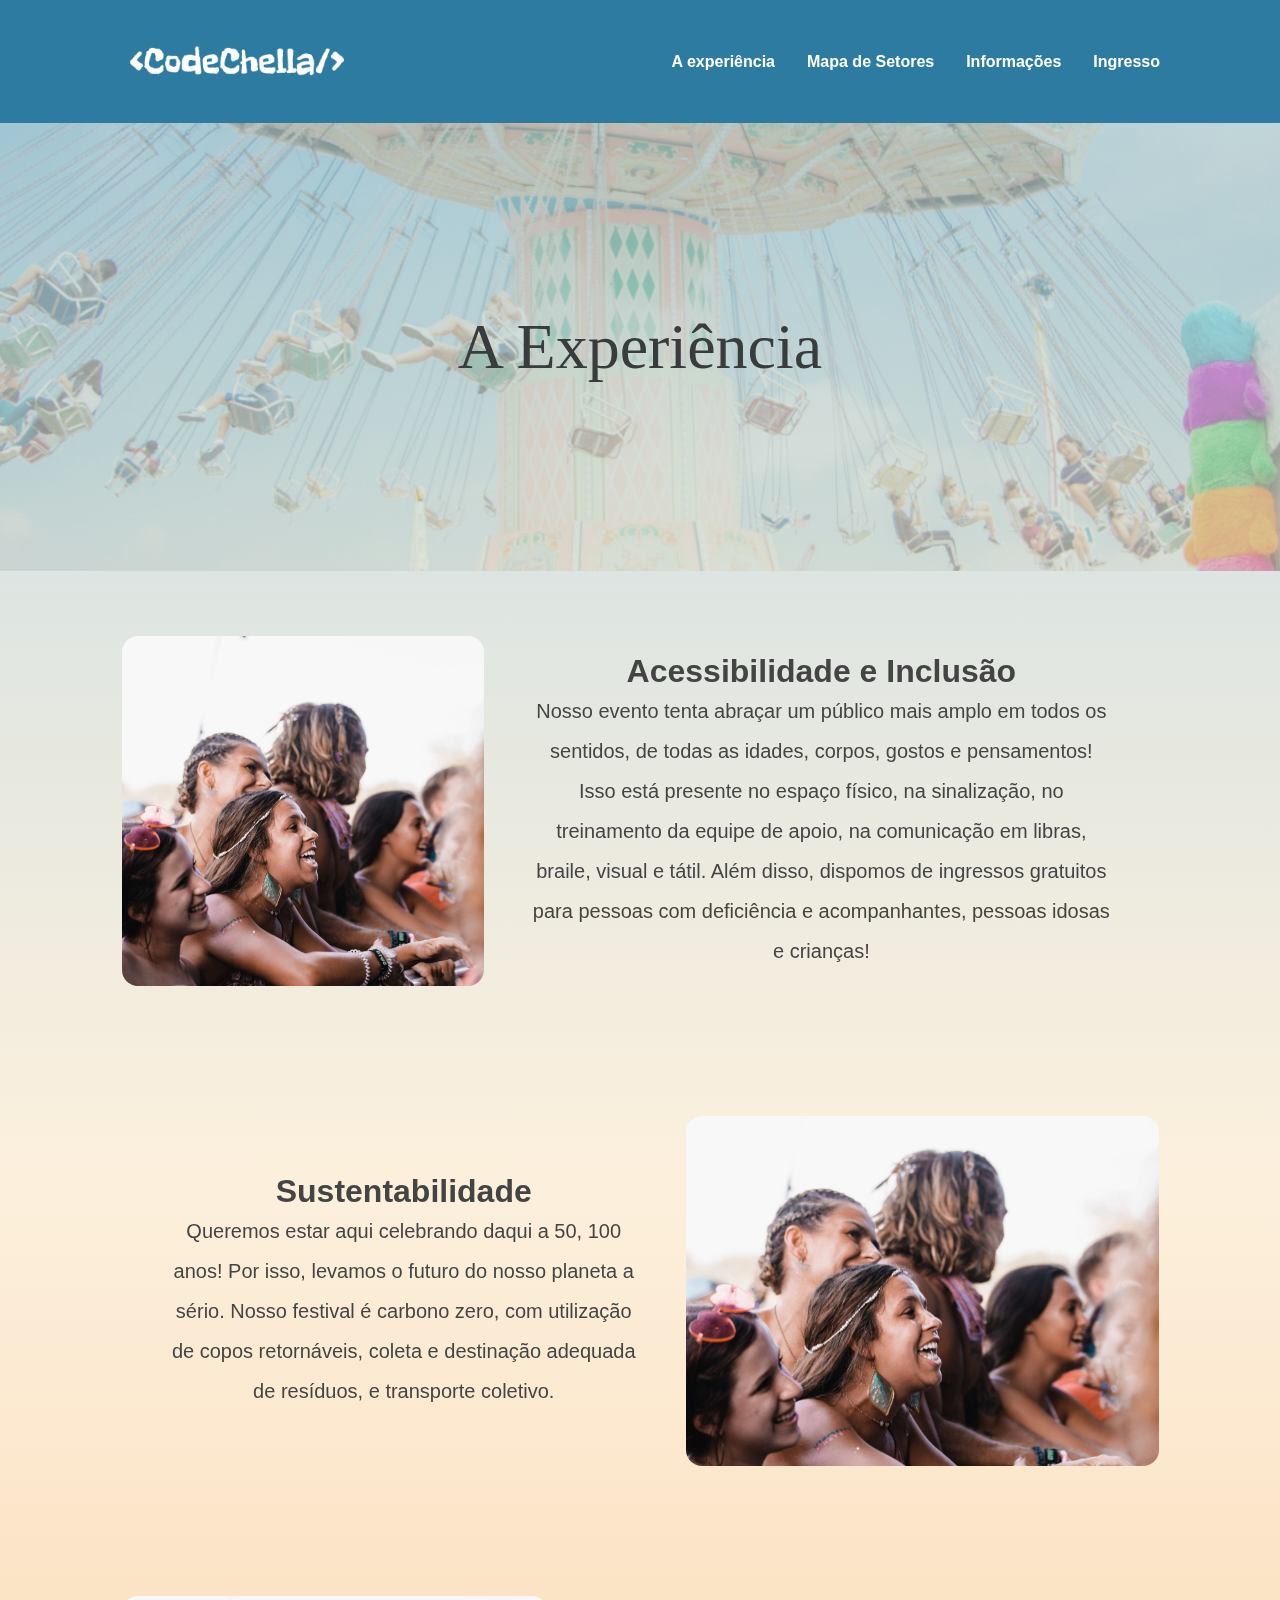
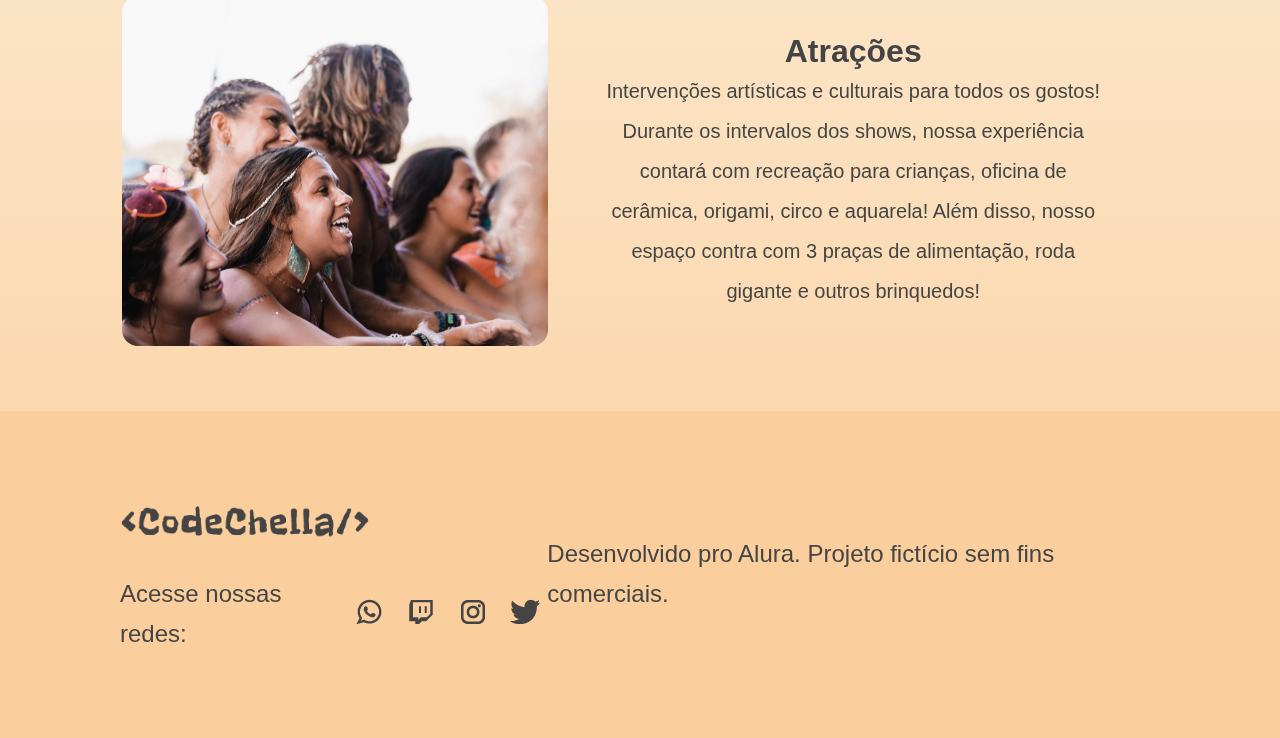
<file: views/aExperiencia.html>
<!DOCTYPE html>
<html lang="pt-br">
<head>
  <meta charset="UTF-8">
  <meta http-equiv="X-UA-Compatible" content="IE=edge">
  <meta name="viewport" content="width=device-width, initial-scale=1.0">
  <link rel="imagem icon" href="/img/icons_logos/Símbolo-cinza 1.svg" type="image/x-icon">
  <link rel="stylesheet" href="/assets/css/reset.css">
  <link rel="stylesheet" href="/assets/css/base.css">
  <link rel="stylesheet" href="/assets/css/desktop.css">
  <link rel="stylesheet" href="/assets/css/tablet.css">
  <link rel="stylesheet" href="/assets/css/mobile.css">
  <link rel="desktopsheet" href="/assets/css/secoes/experiencia.css">

  <title>A Experiência no CodeChella</title>
</head>
<body>
  <header class="cabecalho__container">
    <section class="cabecalho__principal">
      <a href="../index.html"><img src="../img/icons_logos/logo_ccwhite.svg" alt="logo do show CodeChella"></a>
      <nav class="cabecalho__menu">
        <ul class="menu__lista">
          <li class="menu__itens"><a href="/views/aExperiencia.html">A experiência</a></li>
          <li class="menu__itens"><a href="/views/setores.html">Mapa de Setores</a></li>
          <li class="menu__itens"><a href="">Informações</a></li>
          <li class="menu__itens"><a href="">Ingresso</a></li>
        </ul>
      </nav>
    </section>

    <section class="cabecalho__banner experiencia__banner">
      <h1 class="banner__titulo">A Experiência</h1>
    </section>
  </header>

  <main class="principal__container">
    <span class="cabecalho__chamada">
      <div class="chamada__img img-first"></div>
      <div class="chamada__texto">
        <h3 class="chamada__texto texto__titulo">Acessibilidade e Inclusão</h3>
        <p class="chamada__texto texto__descricao">
          Nosso evento tenta abraçar um público mais amplo em todos os sentidos, de todas as idades, corpos, gostos e pensamentos!  Isso está presente no  espaço físico, na sinalização, no treinamento da equipe de apoio, na comunicação em libras, braile, visual e tátil. Além disso, dispomos de ingressos gratuitos para pessoas com deficiência e acompanhantes, pessoas idosas e crianças!
        </p>
      </div>
    </span>

    <span class="cabecalho__chamada">
      <div class="chamada__img img-second"></div>
      <div class="chamada__texto texto-alt">
        <h3 class="chamada__texto texto__titulo texto-alt">Sustentabilidade</h3>
        <p class="chamada__texto texto__descricao texto-alt">
          Queremos estar aqui celebrando daqui a 50, 100 anos! Por isso, levamos o futuro do nosso planeta a sério. Nosso festival é carbono zero, com utilização de copos retornáveis, coleta e destinação adequada de resíduos, e transporte coletivo.
        </p>
      </div>
    </span>

    <span class="cabecalho__chamada">
      <div class="chamada__img img-third"></div>
      <div class="chamada__texto">
        <h3 class="chamada__texto texto__titulo">Atrações</h3>
        <p class="chamada__texto texto__descricao">
          Intervenções artísticas e culturais para todos os gostos! Durante os intervalos dos shows, nossa experiência contará com recreação para crianças, oficina de cerâmica, origami, circo e aquarela! Além disso, nosso espaço contra com 3 praças de alimentação, roda gigante e outros brinquedos!
        </p>
      </div>
    </span>
  </main>

  <footer class="rodape__container">
    <div class="rodape__detalhes">
      <img src="../img/icons_logos/Logo.svg" alt="Logo do rodapé do CodeChella" class="rodape__logo">
      <div class="rodape__conteudo">
        <p class="rodape__texto">Acesse nossas redes:</p>
          <ul class="rodape__lista">
            <li class="rodape__lista__item">
              <a href=""><img src="../img/icons_logos/whatsapp.svg" alt="Logo do Whatsapp"></a>
            </li>
            <li class="rodape__lista__item">
              <a href=""><img src="../img/icons_logos/twitch.svg" alt="Logo da Twitch"></a>
            </li>
            <li class="rodape__lista__item">
              <a href=""><img src="../img/icons_logos/instagram.svg" alt="Logo do Instagram"></a>
            </li>
            <li class="rodape__lista__item">
              <a href=""><img src="../img/icons_logos/twitter.svg" alt="Logo do Twitter"></a>
            </li>
          </ul>
      </div>
    </div>
    <p class="rodape__texto">Desenvolvido pro Alura.<br> Projeto fictício sem fins comerciais.</p>
  </footer>
</body>
</html>
</file>
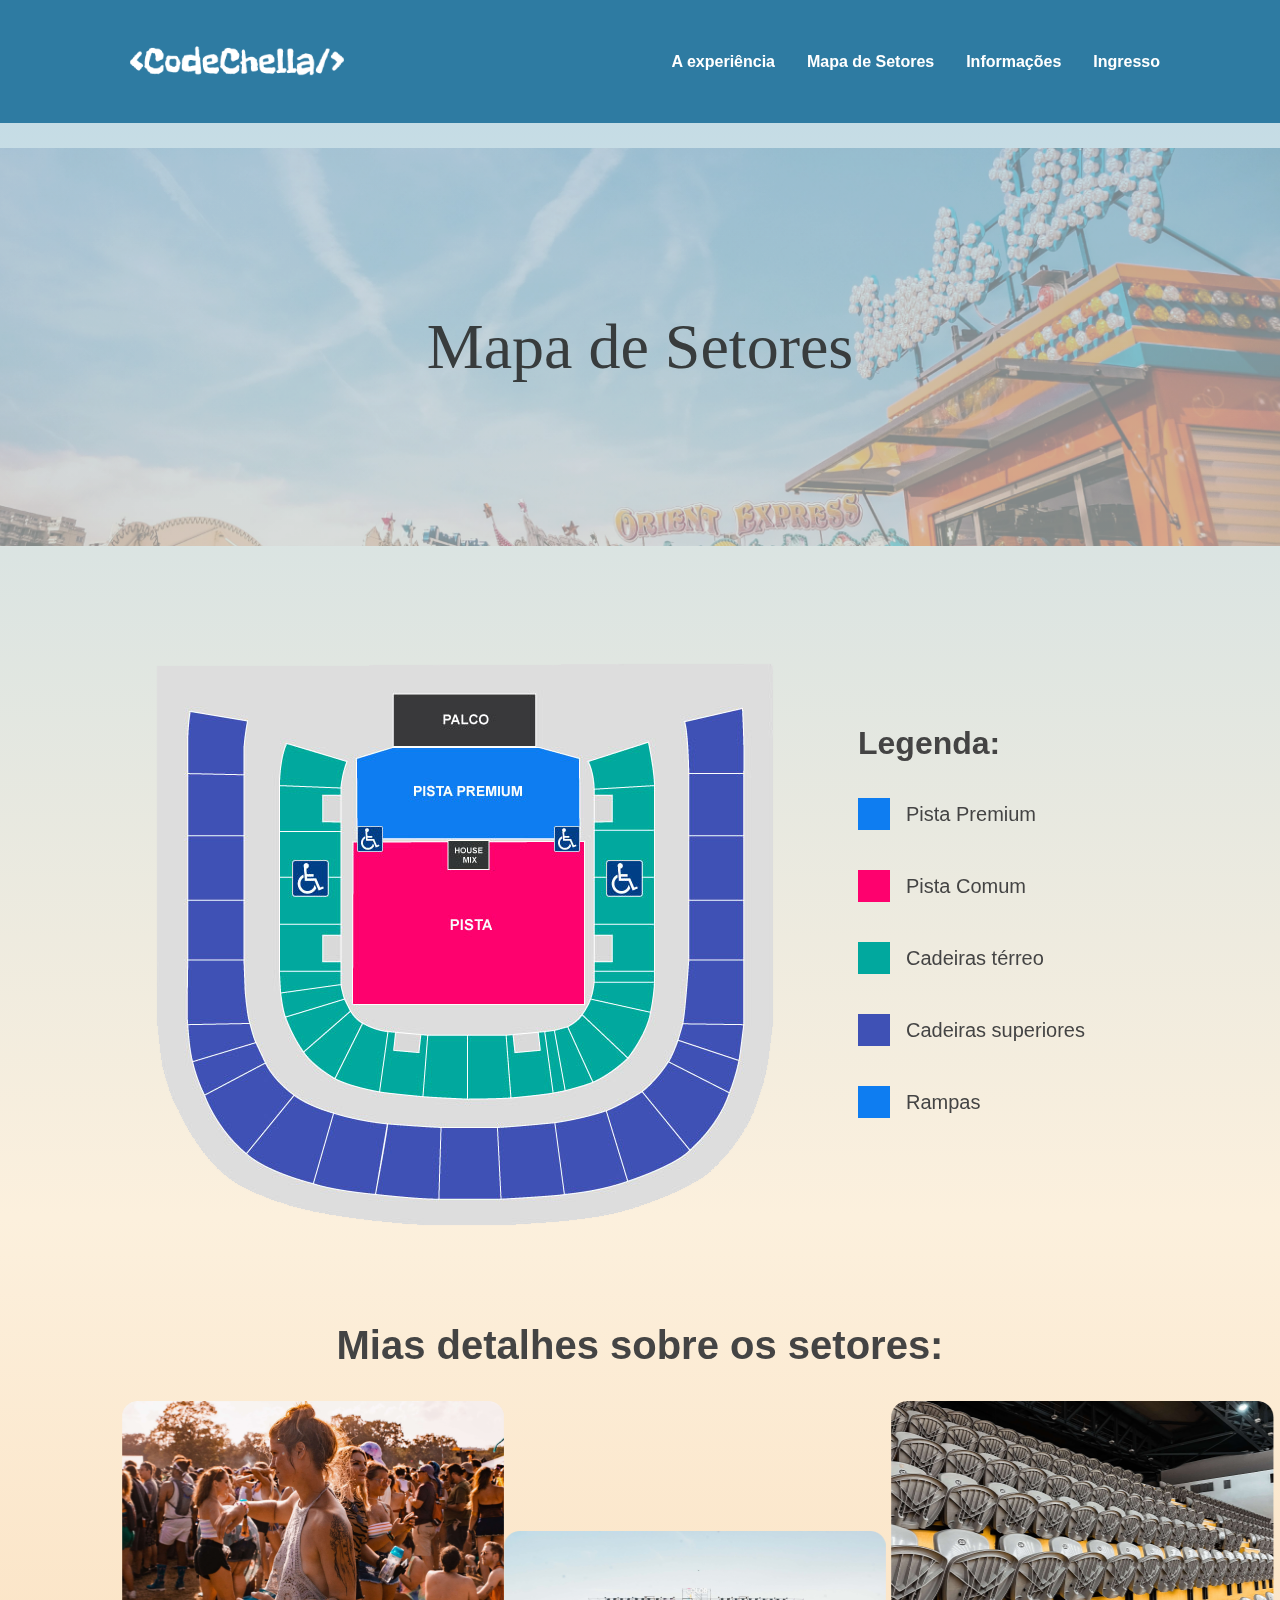
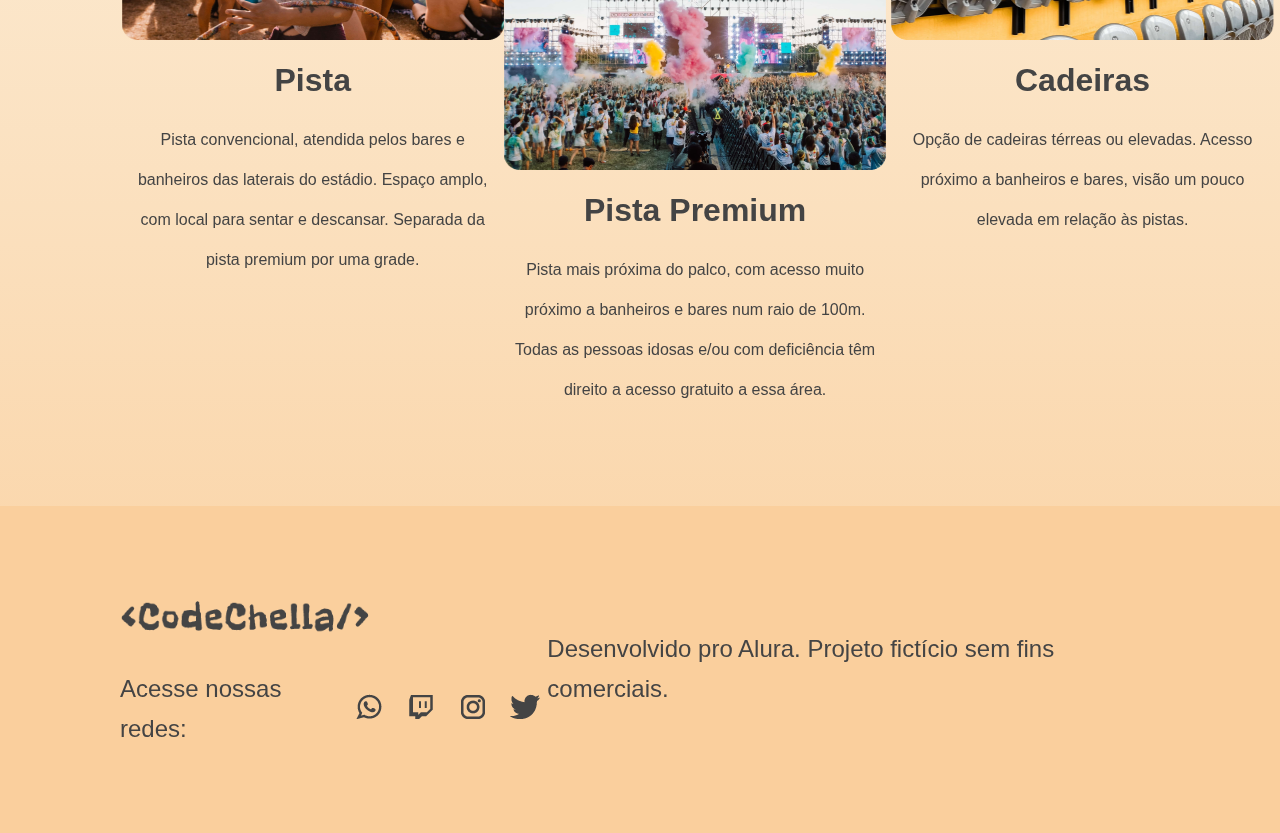
<file: views/setores.html>
<!DOCTYPE html>
<html lang="pt-br">
<head>
  <meta charset="UTF-8">
  <meta http-equiv="X-UA-Compatible" content="IE=edge">
  <meta name="viewport" content="width=device-width, initial-scale=1.0">
  <title>Mapa de Setores do CodeChella</title>
  <link rel="imagem icon" href="/img/icons_logos/Símbolo-cinza 1.svg" type="image/x-icon">

  <link rel="stylesheet" href="/assets/css/reset.css">
  <link rel="stylesheet" href="/assets/css/base.css">
  <link rel="stylesheet" href="/assets/css/desktop.css">
  <link rel="stylesheet" href="/assets/css/tablet.css">
  <link rel="stylesheet" href="/assets/css/mobile.css">
  <link rel="stylesheet" href="/assets/css/secoes/setores.css">
</head>
<body>
  <header class="cabecalho__container">
    <section class="cabecalho__principal">
      <a href="index.html"><img src="../img/icons_logos/logo_ccwhite.svg" alt="logo do show CodeChella"></a>
      <nav class="cabecalho__menu">
        <ul class="menu__lista">
          <li class="menu__itens"><a href="/views/aExperiencia.html">A experiência</a></li>
          <li class="menu__itens"><a href="/views/setores.html">Mapa de Setores</a></li>
          <li class="menu__itens"><a href="">Informações</a></li>
          <li class="menu__itens"><a href="">Ingresso</a></li>
        </ul>
      </nav>
    </section>

    <section class="cabecalho__banner setores__banner">
      <h1 class="banner__titulo">Mapa de Setores</h1>
    </section>
  </header>

  <main class="principal__container">
    <span class="mapa__setores">
      <img src="/img/verao_imagens/3 - Mapa setores1.png" alt="mapa com informações dos setores do evento" class="mapa">
      <div class="legenda__mapas">
        <p class="legenda__titulo">Legenda:</p>
        <ul class="lista__mapa">
          <li class="mapa__item"><div class="box-size cor-azulC"></div>Pista Premium</li>
          <li class="mapa__item"><div class="box-size cor-magenta"></div>Pista Comum</li>
          <li class="mapa__item"><div class="box-size cor-verde"></div>Cadeiras térreo</li>
          <li class="mapa__item"><div class="box-size cor-roxo"></div>Cadeiras superiores</li>
          <li class="mapa__item"><div class="box-size cor-azulR"></div>Rampas</li>
        </ul>
      </div>
    </span>

    <span class="detalhes__setores">
      <p class="detalhes__titulo">Mias detalhes sobre os setores:</p>
      <div class="detalhes__container">
        <div class="detalhes__itens">
          <div class="ilustracao-detalhe imagem1"></div>
            <h3 class="item__titulo">Pista</h3>
            <p class="item__texto">
              Pista convencional, atendida pelos bares e banheiros das laterais do estádio. Espaço amplo, com local para sentar e descansar. Separada da pista premium por uma grade.
            </p>
        </div>

        <div class="detalhes__itens">
          <div class="ilustracao-detalhe imagem2"></div>
            <h3 class="item__titulo">Pista Premium</h3>
            <p class="item__texto">
              Pista mais próxima do palco, com acesso muito próximo a banheiros e bares num raio de 100m. Todas as pessoas idosas e/ou com deficiência têm direito a acesso gratuito a essa área.
            </p>
        </div>

        <div class="detalhes__itens">
          <div class="ilustracao-detalhe imagem3"></div>
            <h3 class="item__titulo">Cadeiras</h3>
            <p class="item__texto">
              Opção de cadeiras térreas ou elevadas. Acesso próximo a banheiros e bares, visão um pouco elevada em relação às pistas.
            </p>
        </div>
      </div>
    </span>
  </main>

  <footer class="rodape__container">
    <div class="rodape__detalhes">
      <img src="../img/icons_logos/Logo.svg" alt="Logo do rodapé do CodeChella" class="rodape__logo">
      <div class="rodape__conteudo">
        <p class="rodape__texto">Acesse nossas redes:</p>
          <ul class="rodape__lista">
            <li class="rodape__lista__item">
              <a href=""><img src="../img/icons_logos/whatsapp.svg" alt="Logo do Whatsapp"></a>
            </li>
            <li class="rodape__lista__item">
              <a href=""><img src="../img/icons_logos/twitch.svg" alt="Logo da Twitch"></a>
            </li>
            <li class="rodape__lista__item">
              <a href=""><img src="../img/icons_logos/instagram.svg" alt="Logo do Instagram"></a>
            </li>
            <li class="rodape__lista__item">
              <a href=""><img src="../img/icons_logos/twitter.svg" alt="Logo do Twitter"></a>
            </li>
          </ul>
      </div>
    </div>
    <p class="rodape__texto">Desenvolvido pro Alura.<br> Projeto fictício sem fins comerciais.</p>
  </footer>
</body>
</html>
</file>
<file: assets/css/base.css>
:root{
    --azul-escuro-verao: #2E7BA2;
    --azul-claro-verao: #C8DEEF;
    --azul-hoover-verao: #519EC5;
    --mostarda-verao: #DF9010;
    --mostarda-pastel-verao: #FACF9D;
    --mostarda-claro-verao: #FBF0DD;
    --cinza-fonte: #444444;
    --titulos: 'Calistoga', cursive;
    --textos-gerais: 'Raleway', sans-serif;
}
</file>
<file: assets/css/desktop.css>
@import url(/assets/css/base.css);

body{
  background: linear-gradient(180deg, #BFDAE6 0%, #FCF0DD 50%, #FACF9D 100%);
}

/* cabecalho + banner */

.cabecalho__principal {
  align-items: center;
  background-color: var(--azul-escuro-verao);
  display: flex;
  font-family: var(--textos-gerais);
  font-style: none;
  justify-content: space-between;
  padding: 28px 120px;
}

.menu__lista {
  display:  flex;
  gap: 32px;
}

.menu__itens {
  color: white;
  font-weight: 700;
  text-decoration: none;
}

.menu__itens a {
  color: white;
  font-weight: 700;
  text-decoration: none;
}

.cabecalho__banner {
  background: url(/img/verao_imagens/1\ -\ Banner\ -Homepage.png);
  background-position: center;
  background-size: 128vw;
  padding: 12em 14em;
}

.banner__titulo {
  color: var(--cinza-fonte);
  font-family: var(--titulos);
  font-size: 64px;
  text-align: center;
}

/* chamada do cabecalho */

.cabecalho__chamada {
  align-items: center;
  display: flex;
  padding: 65px 121.5px;
}

.chamada__img {
  background-image: url(/img/verao_imagens/call-illustration.jfif);
  background-position: center;
  background-repeat: no-repeat;
  background-size: 100%;
  border-radius: 16px;
  height: 350px;
  width: 2000px;
}

.chamada__texto {
  color: var(--cinza-fonte);
  font-family: var(--textos-gerais);
  font-size: 20px;
  line-height: 40px;
  padding: 0 1.5rem;
  text-align: center;
}

.texto__titulo {
  font-size: 32px;
  font-weight: 800;
}

.botao__compra {
  align-items: center;
  display: flex;
  justify-content: space-around;
}

.botao__compra a {
  background-color: var(--azul-escuro-verao);
  border-radius: 16px;
  box-shadow: 3px 4px 0 2px rgba(0, 0, 0, 0.8);
  color: white;
  font-weight: 700;
  margin-top: 16px;
  padding: 8px 16px;
  text-align: center;
  text-decoration: none;
}

.botao__compra a:hover {
  background-color: var(--azul-hoover-verao);
}

.botao__compra img {
  padding-left: 16px;
}

/* Atrações */
.atracoes__titulo {
  color: var(--cinza-fonte);
  font-family: var(--titulos);
  font-size: 64px;
  margin: 96px 0 56px 0;
  text-align: center;
}

/* Atrações Detalhes */
.atracoes__subtitulo {
  background-color: var(--mostarda-verao);
  color: white;
  font-family: var(--titulos);
  font-size: 48px;
  margin: auto;
  padding: 16px;
  text-align: center;
  width: fit-content;
}

.atracoes__itens {
  color: var(--cinza-fonte);
  font-family: var(--textos-gerais);
  padding: 48px 141.5px;
  text-align: center;
}

.item__destaque {
  font-size: 48px;
  font-weight: 800;
  line-height: 56px;
  margin-bottom: 32px;
}

.lista__segundalinha {
  display: flex;
  font-size: 40px;
  font-weight: 700;
  justify-content: space-between;
  line-height: 47px;
  margin-bottom: 32px;
}

.lista__terceiralinha {
  display: flex;
  font-size: 32px;
  font-weight: 700;
  justify-content: space-around;
  line-height: 38px;
  margin-bottom: 32px;
}

.lista__quartalinha {
  display: flex;
  font-size: 32px;
  font-weight: 500;
  justify-content: space-evenly;
  line-height: 38px;
}

/* rodapé */
.rodape__banner {
  background-image: url(/img/verao_imagens/rodape__baner.jfif);
  background-position: center;
  background-repeat: repeat;
  background-size: 100%;
  height: 338px;
  mix-blend-mode:  multiply;
}

.rodape {
  text-align: center;
  padding: 1.5rem;
}

.rodape__logo {
  margin-bottom: 8px;
  width: 250px;
}

.rodape__container {
  align-items: center;
  background-color: var(--mostarda-pastel-verao);
  color: var(--cinza-fonte);
  display: flex;
  font-family: var(--textos-gerais);
  font-size: 24px;
  font-weight: 500;
  justify-content: space-between;
  line-height: 40px;
  padding: 76px 120px;
}

.rodape__detalhes {
  flex-flow: column wrap;
}

.rodape__detalhes a{
    text-decoration: none;
    color: var(--cinza-fonte);
    margin: 0 6px;
    font-size: 26px;
}

.rodape__conteudo {
  align-items: center;
  display: flex;
  gap: 0.5rem;
  justify-content: center;
  justify-items: center;
}

.rodape__lista {
  display: flex;
  justify-content: center;
  padding-bottom: 2rem;
  gap: 0.5rem;
}

.rodape__texto {
  line-height: 2.5rem;
  padding: 0.5rem 0;
}

.rodape__texto br {
  display: none;
}

@media screen and (min-width: 768px) {
  .rodape__conteudo {
      display: flex;
      align-items: center;
      justify-content: center;
      justify-items: center;
      gap: 0.5rem;
  }

  .rodape__lista {
      padding: 0;
  }

  .rodape__conteudo .rodape__texto {
      padding: 0 0 0.5rem 0;
  }
}
</file>
<file: assets/css/tablet.css>
@import url(/assets/css/base.css);
@import url(/assets/css/desktop.css);
@import url(/assets/css/secoes/experiencia.css);
@import url(/assets/css/secoes/setores.css);

/* para o tablet */
@media ( max-width : 1180px) {

  /* home */
  .cabecalho__principal {
    flex-direction: column;
    padding: 32px 60px;
  }

  .menu__lista {
    margin-top: 28px;
    gap: 77.33px;
  }

  .cabecalho__banner {
    background: url(/img/verao_imagens/tablet/1\ -\ Banner\ -\ homepage.png);
    background-size: 120%;
    padding: 10em 6em;
  }

  .cabecalho__chamada {
    flex-direction: column;
    padding: 32px 78px;
  }

  .chamada__img {
    background-image: url(/img/verao_imagens/tablet/1\ -\ Homepage1.png);
    height: 381px;
    margin-bottom: 32px;
    width: 609px;
  }

  .texto__titulo {
    font-weight: 700;
    margin-bottom: 24px;
  }

  .botao__compra {
    margin-top: 16px;
  }

  .atracoes__titulo {
    margin: 64px 0 80px 0;
  }

  .atracoes__itens {
    align-items: center;
    display: flex;
    flex-direction: column;
    flex-wrap: wrap;
    padding: 48px 42px;
  }

  .atracoes__itens ul {
    display: flex;
    flex-wrap: wrap;
    justify-content: space-evenly;
  }

  .quartalinha__sabado {
    padding: 0 62px;
  }

  .lista__terceiralinha, .lista__quartalinha {
    column-gap: 32px;
  }

  .rodape__banner {
    background-image: url(/img/verao_imagens/tablet/1\ -\ Homepage2.png);
  }

  .rodape__container {
    flex-direction:  column;
    font-size: 20px;
    padding: 24px 108px;
    text-align: center;
  }

  .rodape__aviso {
    margin-top: 32px;
  }

  /* secao experiencia */
  .experiencia__banner {
    background-image: url(/img/verao_imagens/tablet/2\ -\ Banner\ -\ A\ Experiência.png);
  }

  .img-first {
    background-image: url(/img/verao_imagens/tablet/2\ -\ A\ Experiência1.png);
  }

  .img-second {
    background-image: url(/img/verao_imagens/tablet/2\ -\ A\ Experiência2.png);
  }

  .img-third {
    background-image: url(/img/verao_imagens/tablet/2\ -\ A\ Experiência3.png);
  }

  .chamada__texto {
    text-align: center;
  }

  /* mapa de setores */
  .setores__banner {
    background-image: url(/img/verao_imagens/tablet/1\ -\ Banner\ -\ homepage.png);
    background-size: 100%;
  }

  .mapa__setores {
    flex-direction: column;
    padding: 32px 60px;
  }

  .detalhes__setores {
    padding: 32px 60px;
  }

  .detalhes__container {
    flex-direction: column;
    justify-content: center;
  }

  .detalhes__itens:nth-child(2) {
    margin-top: 0;
  }

  .imagem3 {
    margin: auto;
  }
}
</file>
<file: assets/css/mobile.css>
@import url(/assets/css/tablet.css);

/* para o celular */
@media (max-width : 738px) {

  /* home */
  .cabecalho__principal {
    padding: 32px 24px;
  }

  .menu__lista {
    flex-direction: column;
    margin-top: 0;
    gap: 22px;
    text-align: center;
  }

  .cabecalho__banner {
    background: url(/img/verao_imagens/mobile/1\ -\ Banner\ -\ Homepage.png);
    padding: 92px 25px;
  }

  .cabecalho__titulo {
    font-size: 32px;
  }

  .cabecalho__chamada {
    padding: 32px 24px;
  }

  .chamada__img {
    background-image: url(/img/verao_imagens/mobile/1\ -\ Homepage1.png);
    height: 361px;
    width: 292px;
  }

  .chamada__texto {
    padding: 0;
  }

  .atracoes__titulo {
    margin: 16px 0 98px 0;
  }

  .atracoes__subtitulo {
    font-size: 32px;
    margin-top: 64px;
  }

  .atracoes__itens {
    padding: 48px 24px;
  }

  /* .atracoes__itens ul {
    display: flex;
    flex-wrap: wrap;
    justify-content: space-evenly;
  }

  .quartalinha__sabado {
    padding: 0 62px;
  }

  .lista__terceiralinha, .lista__quartalinha {
    column-gap: 32px;
  } */

  .rodape__banner {
    background-image: url(/img/verao_imagens/mobile/1\ -\ Homepage2.png);
  }

  .rodape__container {
    font-size: 20px;
    padding: 24px;
  }

  .rodape__redes-sociais {
    margin-top:0 48px;
  }

  /* secao experiencia */


  /* mapa de setores */

}
</file>
<file: assets/css/secoes/experiencia.css>
@import url(/assets/css/base.css);
@import url(/assets/css/desktop.css);

.experiencia__banner {
  background-image: url(/img/verao_imagens/2\ -\ Banner\ -\ A\ Experiência.png);
  background-repeat: no-repeat;
  background-size: 110%;
  mix-blend-mode: multiply;
}

.cabecalho__chamada {
  padding: 64px 121.5px;
}

.img-first {
  background-image: url(/img/verao_imagens/2\ -\ A\ experiência1.png);
  width: 200em;
}

.img-second {
  background-image: url(/img/verao_imagens/2\ -\ A\ Experiência2.png);
  order: 2;
  width: 160em;
}

.img-third {
  background-image: url(/img/verao_imagens/2\ -\ A\ experiência3.png);
  width: 180em;
}

.chamada__texto {
  text-align: left;
}

.texto-alt {
  text-align: right;
}
</file>
<file: assets/css/secoes/setores.css>
@import url(/assets/css/base.css);
@import url(/assets/css/desktop.css);

.setores__banner {
  background-image: url(/img/verao_imagens/3\ -\ Banner\ -\ Mapa\ de\ setores.png);
  background-position: center;
  background-size: 110%;
  background-repeat: no-repeat;
  mix-blend-mode: multiply;
}

.mapa__setores {
  align-items: center;
  display: flex;
  padding: 63px 120px;
}

.legenda__mapas {
  color: var(--cinza-fonte);
  font-family: var(--textos-gerais);
  font-size: 20px;
  line-height: 40px;
  margin: 0 48px;
}

.legenda__titulo {
  font-size: 32px;
  font-weight: 700;
  line-height: 38px;
  margin-bottom: 24px;
}

/* cores de legenda */
.mapa__item {
  align-items: center;
  display: flex;
  gap: 16px;
  margin: 32px 0;
}

.box-size {
  height: 32px;
  width: 32px;
}

.cor-azulC{
  background-color: #0E7DF1;
}
.cor-magenta{
  background-color: #FE016E;
}
.cor-verde{
  background-color: #01A89E;
}
.cor-roxo{
  background-color: #3F51B5;
}
.cor-azulR{
  background-color: #0E7DF1;
}

/* detalhes dos setores*/

.detalhes__setores{
  padding: 64px 120px;
}

.detalhes__container {
  display: flex;
  justify-content:  space-around;
  padding: 32px 121.5px;
}

.detalhes__itens:nth-child(2) {
  margin-top: 130px;
}

.detalhes__titulo {
  color: var(--cinza-fonte);
  font-family: var(--textos-gerais);
  font-weight: 700;
  font-size: 40px;
  line-height: 47px;
  text-align: center;
}

.item__titulo {
  color: var(--cinza-fonte);
  font-family: var(--textos-gerais);
  font-weight: 700;
  font-size: 32px;
  margin: 24px 0;
  text-align: center;
}

.item__texto {
  color: var(--cinza-fonte);
  font-family: var(--textos-gerais);
  font-size: 16px;
  line-height: 40px;
  margin-bottom: 48px;
  padding: 0 8px;
  text-align: center;
}

.ilustracao-detalhe {
  background-position: center;
  background-repeat: no-repeat;
  height: 239px;
  margin: auto;
  width: 382.4px;
}

.imagem1 {
  background-image: url(/img/verao_imagens/3\ -\ Mapa\ de\ setores2.png);
}

.imagem2 {
  background-image: url(/img/verao_imagens/3\ -\ Mapa\ de\ setores3.png);
}

.imagem3 {
  background-image: url(/img/verao_imagens/3\ -\ Mapa\ de\ setores4.png);
  border-radius: 16px;
  margin: 0 5.1px;
}
</file>
